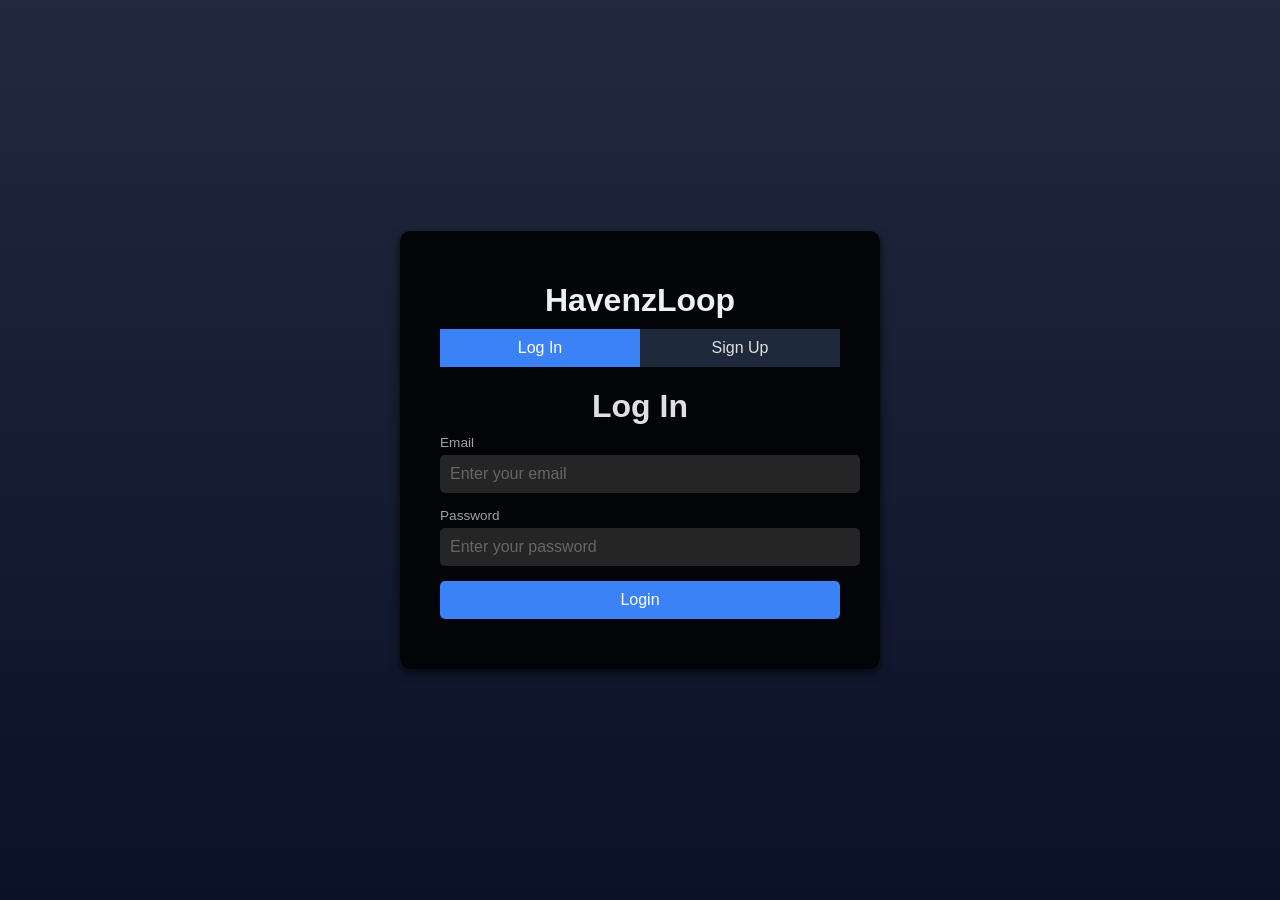
<file: index.html>
<!DOCTYPE html>
<html lang="en">
<head>
  <meta charset="UTF-8">
  <meta name="viewport" content="width=device-width, initial-scale=1.0">
  <title>Disaster Locator Login/Sign-Up</title>
  <link rel="stylesheet" href="style.css">
</head>
<body>
  <!-- Thunderstorm and Rain Effects -->
  <div class="storm">
    <div class="lightning" id="lightning1"></div>
    <div class="lightning" id="lightning2"></div>
    <div class="rain"></div>
  </div>

  <!-- Login/Sign-Up Container -->
  <div class="login-container">
    <div class="login-box">
        <h1 style="color: rgb(238, 240, 241);">HavenzLoop</h1>
      <div class="toggle-buttons">
        <button id="loginToggle" class="toggle-button active">Log In</button>
        <button id="signUpToggle" class="toggle-button">Sign Up</button>
      </div>

      <!-- Log In Form -->
      <form id="loginForm" class="form active">
        <h1>Log In</h1>
        <div class="form-group">
          <label for="email">Email</label>
          <input type="email" id="email" placeholder="Enter your email" required>
        </div>
        <div class="form-group">
          <label for="password">Password</label>
          <input type="password" id="password" placeholder="Enter your password" required>
        </div>
        <button type="submit" class="login-button">Login</button>
        <div id="loginMessage" class="message"></div>
        
      </form>

      <!-- Sign Up Form -->
      <form id="signUpForm" class="form">
        <h1>Sign Up</h1>
        <div class="form-group">
          <label for="newEmail">Email</label>
          <input type="email" id="newEmail" placeholder="Enter your email" required>
        </div>
        <div class="form-group">
          <label for="newPassword">Password</label>
          <input type="password" id="newPassword" placeholder="Create a password" required>
        </div>
        <div class="form-group">
          <label for="confirmPassword">Confirm Password</label>
          <input type="password" id="confirmPassword" placeholder="Confirm your password" required>
        </div>
        <button type="submit" class="login-button">Sign Up</button>
        <div id="signUpMessage" class="message"></div>
      </form>
    </div>
  </div>
  <script src="scprit.js"></script>
</body>
</html>
</file>
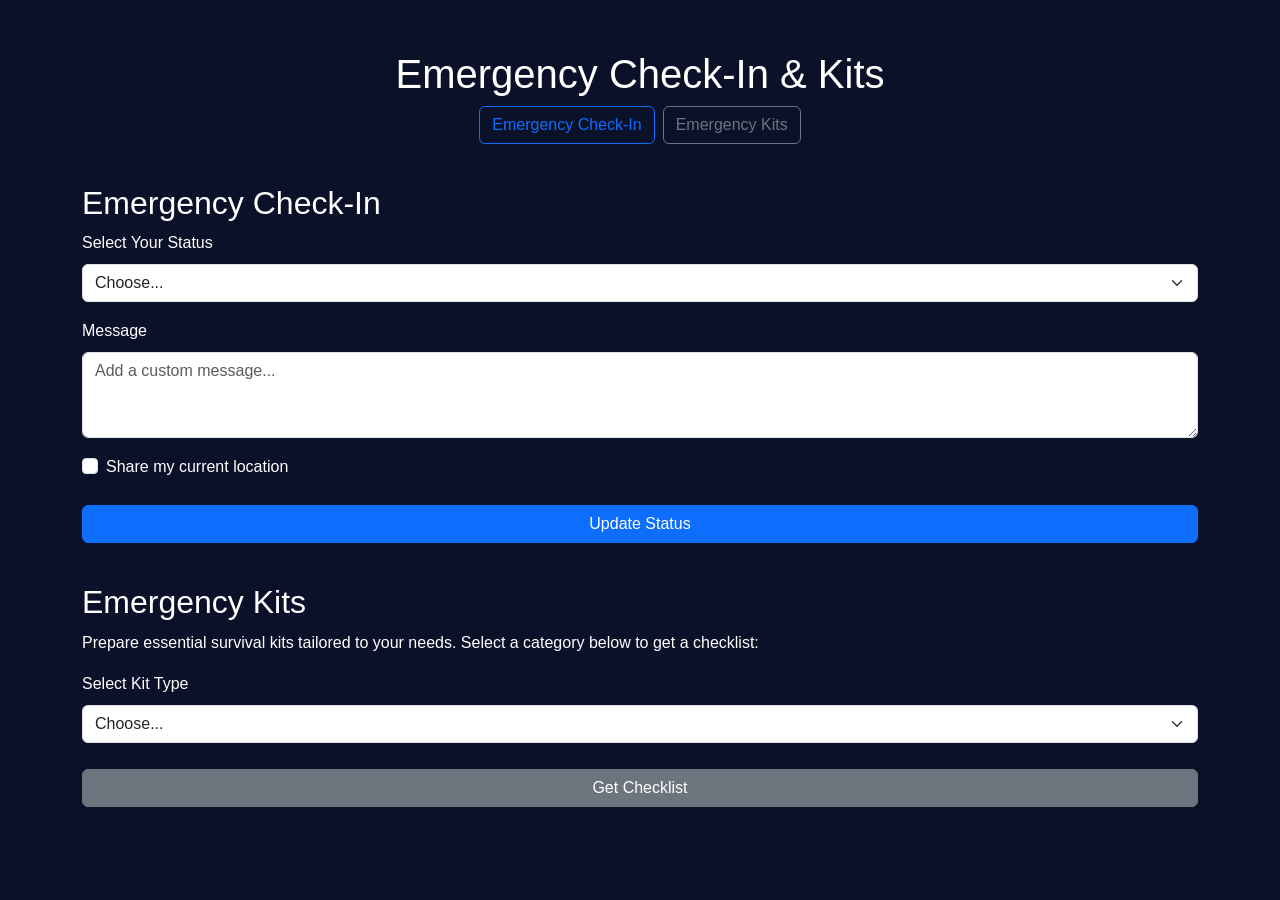
<file: emergency.html>
<!DOCTYPE html>
<html lang="en">
<head>
    <meta charset="UTF-8">
    <meta name="viewport" content="width=device-width, initial-scale=1.0">
    <title>Emergency Check-In & Kits</title>
    <link href="https://cdn.jsdelivr.net/npm/bootstrap@5.3.0-alpha1/dist/css/bootstrap.min.css" rel="stylesheet">
    <style>
        body {
            margin: 0;
            font-family: 'Arial', sans-serif;
            color: white;
            background-color: #0a1128;
            line-height: 1.6;
        }
        .container {
            margin-top: 50px;
        }
        .status-button, .kit-button {
            width: 100%;
            margin-top: 10px;
        }
        .section {
            margin-top: 40px;
        }
    </style>
</head>
<body>
    <div class="container">
        <h1 class="text-center">Emergency Check-In & Kits</h1>

        <!-- Navigation Buttons -->
        <div class="d-flex justify-content-center mb-4">
            <button class="btn btn-outline-primary me-2" onclick="scrollToSection('checkin-section')">Emergency Check-In</button>
            <button class="btn btn-outline-secondary" onclick="scrollToSection('kits-section')">Emergency Kits</button>
        </div>

        <!-- Emergency Check-In Section -->
        <div class="section" id="checkin-section">
            <h2>Emergency Check-In</h2>
            <form id="checkInForm">
                <div class="mb-3">
                    <label for="status" class="form-label">Select Your Status</label>
                    <select class="form-select" id="status" name="status" required>
                        <option value="">Choose...</option>
                        <option value="safe">Safe</option>
                        <option value="needs_help">Needs Help</option>
                        <option value="unreachable">Unreachable</option>
                    </select>
                </div>

                <div class="mb-3">
                    <label for="message" class="form-label">Message</label>
                    <textarea class="form-control" id="message" name="message" rows="3" placeholder="Add a custom message..."></textarea>
                </div>

                <div class="mb-3">
                    <div class="form-check">
                        <input class="form-check-input" type="checkbox" id="shareLocation" name="shareLocation">
                        <label class="form-check-label" for="shareLocation">Share my current location</label>
                    </div>
                </div>

                <button type="submit" class="btn btn-primary status-button">Update Status</button>
            </form>

            <div id="responseMessage" class="alert mt-4 d-none" role="alert"></div>
        </div>

        <!-- Emergency Kits Section -->
        <div class="section" id="kits-section">
            <h2>Emergency Kits</h2>
            <p>Prepare essential survival kits tailored to your needs. Select a category below to get a checklist:</p>

            <form id="kitForm">
                <div class="mb-3">
                    <label for="kitType" class="form-label">Select Kit Type</label>
                    <select class="form-select" id="kitType" name="kitType" required>
                        <option value="">Choose...</option>
                        <option value="basic">Basic Survival Kit</option>
                        <option value="medical">Medical Kit</option>
                        <option value="family">Family Emergency Kit</option>
                        <option value="pet">Pet Emergency Kit</option>
                    </select>
                </div>

                <button type="button" class="btn btn-secondary kit-button" onclick="generateChecklist()">Get Checklist</button>
            </form>

            <div id="kitChecklist" class="mt-4 d-none">
                <h4>Checklist:</h4>
                <ul id="checklistItems" class="list-group"></ul>
            </div>
        </div>
    </div>

    <script>
        function scrollToSection(sectionId) {
            const section = document.getElementById(sectionId);
            section.scrollIntoView({ behavior: 'smooth' });
        }

        document.getElementById('checkInForm').addEventListener('submit', function(event) {
            event.preventDefault();
            const status = document.getElementById('status').value;
            const message = document.getElementById('message').value;
            const shareLocation = document.getElementById('shareLocation').checked;

            // Simulating a form submission
            const responseMessage = document.getElementById('responseMessage');
            responseMessage.classList.remove('d-none', 'alert-success', 'alert-danger');

            if (status) {
                responseMessage.textContent = `Status updated successfully: ${status}.` + (shareLocation ? " Location shared." : "");
                responseMessage.classList.add('alert-success');
            } else {
                responseMessage.textContent = "Please select a status.";
                responseMessage.classList.add('alert-danger');
            }
        });

        function generateChecklist() {
            const kitType = document.getElementById('kitType').value;
            const checklistItems = document.getElementById('checklistItems');
            const kitChecklist = document.getElementById('kitChecklist');

            checklistItems.innerHTML = '';

            if (kitType) {
                kitChecklist.classList.remove('d-none');
                let items = [];

                switch (kitType) {
                    case 'basic':
                        items = ["Water (1 gallon per person per day)", "Non-perishable food", "Flashlight and extra batteries", "First aid kit", "Whistle", "Dust masks", "Plastic sheeting and duct tape"];
                        break;
                    case 'medical':
                        items = ["Bandages", "Antiseptic wipes", "Thermometer", "Prescription medications", "Pain relievers", "Tweezers", "Gloves"];
                        break;
                    case 'family':
                        items = ["Family contact information", "Extra clothing", "Blankets", "Games/toys for children", "Important documents (copies)", "Portable phone chargers"];
                        break;
                    case 'pet':
                        items = ["Pet food", "Collar and leash", "Pet medications", "Pet ID", "Waste bags", "Comfort items for pets"];
                        break;
                }

                items.forEach(item => {
                    const li = document.createElement('li');
                    li.textContent = item;
                    li.classList.add('list-group-item');
                    checklistItems.appendChild(li);
                });
            } else {
                kitChecklist.classList.add('d-none');
                alert('Please select a kit type.');
            }
        }
    </script>
</body>
</html>
</file>
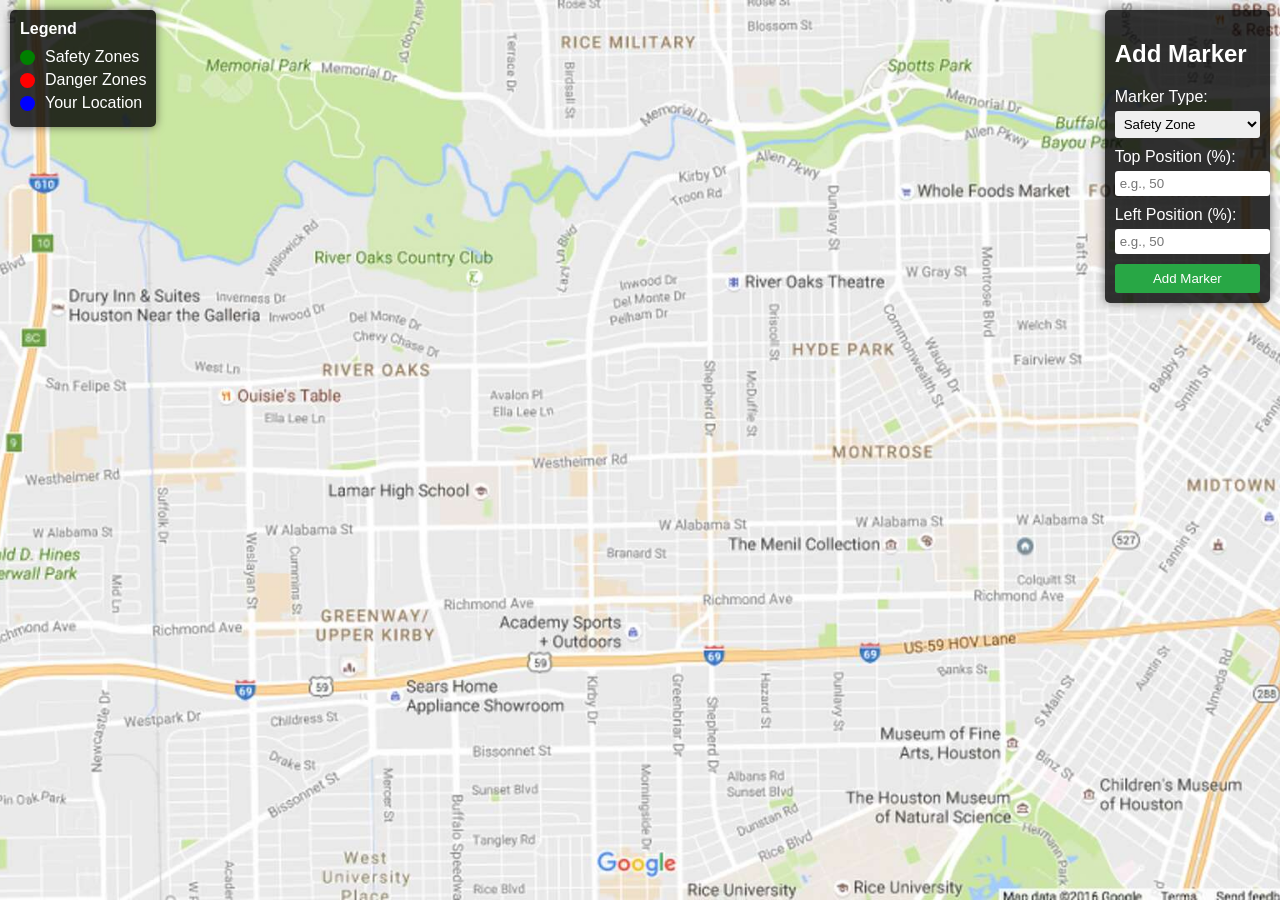
<file: guide.html>
<!DOCTYPE html>
<html lang="en">
<head>
    <meta charset="UTF-8">
    <meta name="viewport" content="width=device-width, initial-scale=1.0">
    <title>Disaster Location Map</title>
    <style>
        body {
            font-family: Arial, sans-serif;
            margin: 0;
            padding: 0;
            background-color: #121212;
            color: white;
        }

        #map {
    height: 100vh;
    width: 100%;
    position: relative;
    background-image: url('map3.jpg');
    background-size: cover;
    background-position: center;
}


        .legend {
            position: absolute;
            top: 10px;
            left: 10px;
            background: rgba(0, 0, 0, 0.8);
            padding: 10px;
            border-radius: 5px;
            box-shadow: 0 0 10px rgba(0, 0, 0, 0.5);
        }

        .legend h2 {
            margin: 0 0 10px 0;
            font-size: 16px;
        }

        .legend ul {
            list-style: none;
            padding: 0;
            margin: 0;
        }

        .legend li {
            display: flex;
            align-items: center;
            margin-bottom: 5px;
        }

        .legend span {
            display: inline-block;
            width: 15px;
            height: 15px;
            margin-right: 10px;
            border-radius: 50%;
        }

        .safe {
            background: green;
        }

        .danger {
            background: red;
        }

        .your-location {
            background: blue;
        }

        .controls {
            position: absolute;
            top: 10px;
            right: 10px;
            background: rgba(0, 0, 0, 0.8);
            padding: 10px;
            border-radius: 5px;
            box-shadow: 0 0 10px rgba(0, 0, 0, 0.5);
            color: white;
        }

        .controls label {
            display: block;
            margin-bottom: 5px;
        }

        .controls input, .controls select {
            margin-bottom: 10px;
            width: 100%;
            padding: 5px;
            border-radius: 3px;
            border: none;
        }

        .controls button {
            width: 100%;
            padding: 7px;
            background-color: #28a745;
            color: white;
            border: none;
            border-radius: 3px;
            cursor: pointer;
        }

        .controls button:hover {
            background-color: #218838;
        }

        .marker-circle {
            position: absolute;
            border: 2px solid rgba(0, 0, 255, 0.5); /* Light blue border */
            border-radius: 50%;
            width: 100px; /* Adjust this to set the size of the border circle */
            height: 100px; /* Adjust this to set the size of the border circle */
            z-index: 0; /* Ensure it is behind the marker */
        }
        .marker-circle:hover {
            position: fixed;
            width: 150px; /* Adjust this to set the size of the border circle */
            height: 150px; /* Adjust this to set the size of the border circle */
            z-index: 0; /* Ensure it is behind the marker */
        }

        .zone-number {
            position: absolute;
            top: -25px;
            left: -15px;
            background-color: rgba(0, 0, 0, 0.7);
            color: white;
            padding: 5px;
            border-radius: 3px;
            font-size: 12px;
            z-index: 1; /* Ensure it appears on top of the circle */
            display: none; /* Hide by default */
        }

        .marker-circle:hover .zone-number {
            display: block;
        }
    </style>
</head>
<body>
    <div id="map"></div>

    <div class="legend">
        <h2>Legend</h2>
        <ul>
            <li><span class="safe"></span> Safety Zones</li>
            <li><span class="danger"></span> Danger Zones</li>
            <li><span class="your-location"></span> Your Location</li>
        </ul>
    </div>

    <div class="controls">
        <h2>Add Marker</h2>
        <label for="type">Marker Type:</label>
        <select id="type">
            <option value="safe">Safety Zone</option>
            <option value="danger">Danger Zone</option>
            <option value="your-location">Your Location</option>
        </select>
        <label for="top">Top Position (%):</label>
        <input type="number" id="top" min="0" max="100" placeholder="e.g., 50">
        <label for="left">Left Position (%):</label>
        <input type="number" id="left" min="0" max="100" placeholder="e.g., 50">
        <button id="addMarker">Add Marker</button>
    </div>
    <script>
        let zoneCounter = 0;
        const map = document.getElementById('map');
        const addMarkerButton = document.getElementById('addMarker');
    
        addMarkerButton.addEventListener('click', () => {
            const type = document.getElementById('type').value;
            const top = document.getElementById('top').value;
            const left = document.getElementById('left').value;
    
            if (top && left) {
                zoneCounter++;
    
                const markerCircle = document.createElement('div');
                markerCircle.classList.add('marker-circle');
                markerCircle.style.top = `${top}%`;
                markerCircle.style.left = `${left}%`;
                markerCircle.style.position = 'absolute';
    
                // Set the background color based on the marker type
                if (type === 'safe') {
                    markerCircle.style.backgroundColor = 'rgba(0, 255, 0, 0.2)'; // Light green
                    markerCircle.style.borderColor = 'rgba(0, 255, 0, 0.5)';
                } else if (type === 'danger') {
                    markerCircle.style.backgroundColor = 'rgba(255, 0, 0, 0.2)'; // Light red
                    markerCircle.style.borderColor = 'rgba(255, 0, 0, 0.5)';
                }
    
                const zoneNumber = document.createElement('div');
                zoneNumber.classList.add('zone-number');
                zoneNumber.innerText = zoneCounter;
    
                markerCircle.appendChild(zoneNumber);
                map.appendChild(markerCircle);
            } else {
                alert('Please enter valid top and left positions.');
            }
        });
    </script>
    
  
</body>
</html>
</file>
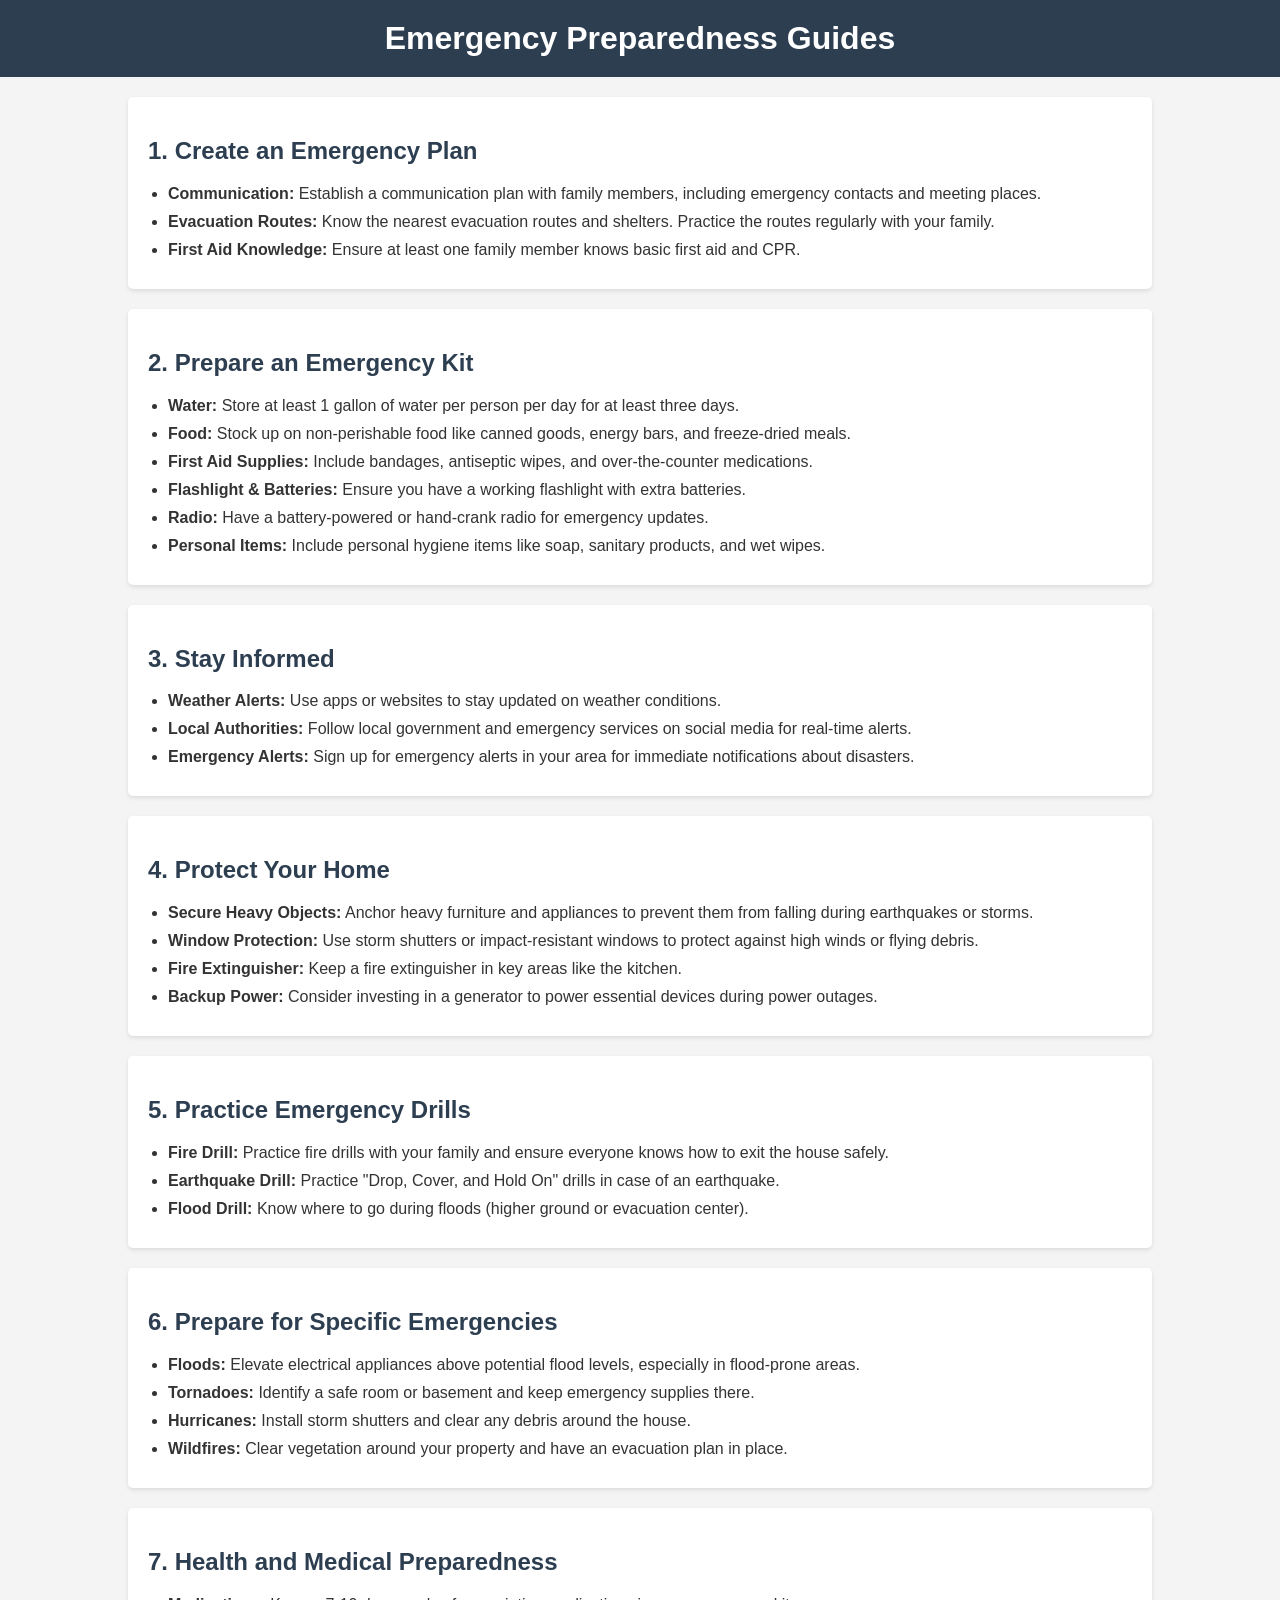
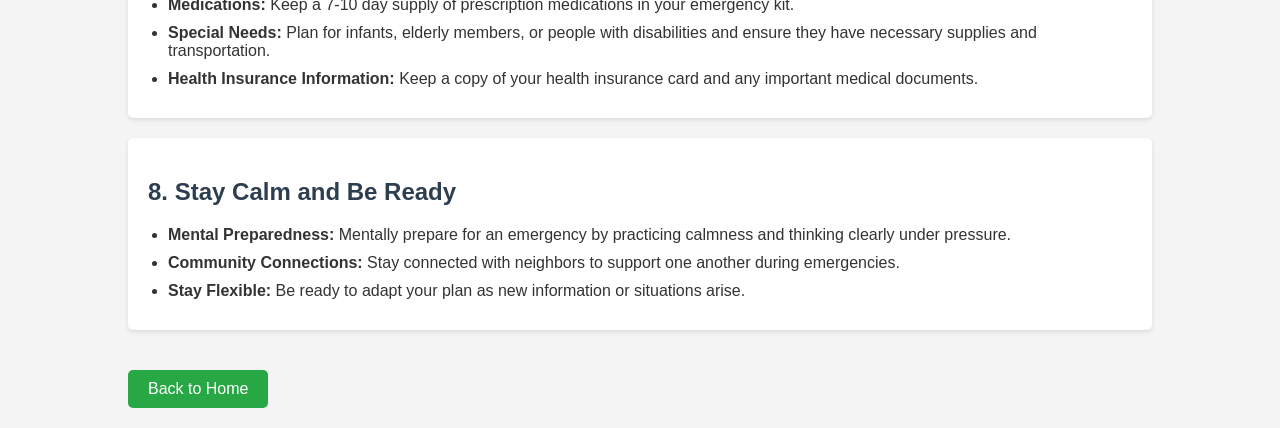
<file: prepare.html>
<!DOCTYPE html>
<html lang="en">
<head>
    <meta charset="UTF-8">
    <meta name="viewport" content="width=device-width, initial-scale=1.0">
    <title>Preparedness Guide</title>
    <style>
        body {
            font-family: Arial, sans-serif;
            background-color: #f4f4f4;
            margin: 0;
            padding: 0;
            color: #333;
        }
        header {
            background-color: #2c3e50;
            color: white;
            text-align: center;
            padding: 20px;
        }
        header h1 {
            margin: 0;
        }
        .container {
            width: 80%;
            margin: 20px auto;
        }
        .section {
            background-color: #ffffff;
            padding: 20px;
            margin-bottom: 20px;
            border-radius: 5px;
            box-shadow: 0 2px 4px rgba(0, 0, 0, 0.1);
        }
        .section h2 {
            color: #2c3e50;
        }
        ul {
            margin: 0;
            padding: 0 20px;
        }
        li {
            margin-bottom: 10px;
        }
        .btn {
            display: inline-block;
            padding: 10px 20px;
            background-color: #28a745;
            color: white;
            text-decoration: none;
            border-radius: 5px;
            margin-top: 20px;
        }
        .btn:hover {
            background-color: #218838;
        }
    </style>
</head>
<body>

<header>
    <h1>Emergency Preparedness Guides</h1>
</header>

<div class="container">
    <div class="section">
        <h2>1. Create an Emergency Plan</h2>
        <ul>
            <li><strong>Communication:</strong> Establish a communication plan with family members, including emergency contacts and meeting places.</li>
            <li><strong>Evacuation Routes:</strong> Know the nearest evacuation routes and shelters. Practice the routes regularly with your family.</li>
            <li><strong>First Aid Knowledge:</strong> Ensure at least one family member knows basic first aid and CPR.</li>
        </ul>
    </div>

    <div class="section">
        <h2>2. Prepare an Emergency Kit</h2>
        <ul>
            <li><strong>Water:</strong> Store at least 1 gallon of water per person per day for at least three days.</li>
            <li><strong>Food:</strong> Stock up on non-perishable food like canned goods, energy bars, and freeze-dried meals.</li>
            <li><strong>First Aid Supplies:</strong> Include bandages, antiseptic wipes, and over-the-counter medications.</li>
            <li><strong>Flashlight & Batteries:</strong> Ensure you have a working flashlight with extra batteries.</li>
            <li><strong>Radio:</strong> Have a battery-powered or hand-crank radio for emergency updates.</li>
            <li><strong>Personal Items:</strong> Include personal hygiene items like soap, sanitary products, and wet wipes.</li>
        </ul>
    </div>

    <div class="section">
        <h2>3. Stay Informed</h2>
        <ul>
            <li><strong>Weather Alerts:</strong> Use apps or websites to stay updated on weather conditions.</li>
            <li><strong>Local Authorities:</strong> Follow local government and emergency services on social media for real-time alerts.</li>
            <li><strong>Emergency Alerts:</strong> Sign up for emergency alerts in your area for immediate notifications about disasters.</li>
        </ul>
    </div>

    <div class="section">
        <h2>4. Protect Your Home</h2>
        <ul>
            <li><strong>Secure Heavy Objects:</strong> Anchor heavy furniture and appliances to prevent them from falling during earthquakes or storms.</li>
            <li><strong>Window Protection:</strong> Use storm shutters or impact-resistant windows to protect against high winds or flying debris.</li>
            <li><strong>Fire Extinguisher:</strong> Keep a fire extinguisher in key areas like the kitchen.</li>
            <li><strong>Backup Power:</strong> Consider investing in a generator to power essential devices during power outages.</li>
        </ul>
    </div>

    <div class="section">
        <h2>5. Practice Emergency Drills</h2>
        <ul>
            <li><strong>Fire Drill:</strong> Practice fire drills with your family and ensure everyone knows how to exit the house safely.</li>
            <li><strong>Earthquake Drill:</strong> Practice "Drop, Cover, and Hold On" drills in case of an earthquake.</li>
            <li><strong>Flood Drill:</strong> Know where to go during floods (higher ground or evacuation center).</li>
        </ul>
    </div>

    <div class="section">
        <h2>6. Prepare for Specific Emergencies</h2>
        <ul>
            <li><strong>Floods:</strong> Elevate electrical appliances above potential flood levels, especially in flood-prone areas.</li>
            <li><strong>Tornadoes:</strong> Identify a safe room or basement and keep emergency supplies there.</li>
            <li><strong>Hurricanes:</strong> Install storm shutters and clear any debris around the house.</li>
            <li><strong>Wildfires:</strong> Clear vegetation around your property and have an evacuation plan in place.</li>
        </ul>
    </div>

    <div class="section">
        <h2>7. Health and Medical Preparedness</h2>
        <ul>
            <li><strong>Medications:</strong> Keep a 7-10 day supply of prescription medications in your emergency kit.</li>
            <li><strong>Special Needs:</strong> Plan for infants, elderly members, or people with disabilities and ensure they have necessary supplies and transportation.</li>
            <li><strong>Health Insurance Information:</strong> Keep a copy of your health insurance card and any important medical documents.</li>
        </ul>
    </div>

    <div class="section">
        <h2>8. Stay Calm and Be Ready</h2>
        <ul>
            <li><strong>Mental Preparedness:</strong> Mentally prepare for an emergency by practicing calmness and thinking clearly under pressure.</li>
            <li><strong>Community Connections:</strong> Stay connected with neighbors to support one another during emergencies.</li>
            <li><strong>Stay Flexible:</strong> Be ready to adapt your plan as new information or situations arise.</li>
        </ul>
    </div>

    <a href="index.html" class="btn">Back to Home</a>
</div>

</body>
</html>
</file>
<file: style.css>
/* General Styles */
body {
    margin: 0;
    font-family: 'Arial', sans-serif;
    background-color: #0a1128;
    overflow: hidden;
    height: 100vh;
    display: flex;
    justify-content: center;
    align-items: center;
    color: white;
  }
  
  /* Thunderstorm Container */
  .storm {
    position: absolute;
    width: 100%;
    height: 100%;
    z-index: -1;
    overflow: hidden;
  }
  
  /* Lightning Effects */
  .lightning {
    position: absolute;
    width: 100%;
    height: 100%;
    background: rgba(255, 255, 255, 0.8);
    top: 0;
    left: 0;
    opacity: 0;
    z-index: 1;
  }
  
  #lightning1 {
    animation: lightningFlash 5s linear infinite 1s;
  }
  
  #lightning2 {
    animation: lightningFlash 5s linear infinite 3s;
  }
  
  @keyframes lightningFlash {
    0%, 90%, 100% {
      opacity: 0;
    }
    50% {
      opacity: 1;
    }
  }
  
  /* Rain Effects */
  .rain {
    position: absolute;
    width: 100%;
    height: 100%;
    background-image: linear-gradient(rgba(255, 255, 255, 0.1), rgba(255, 255, 255, 0));
    background-size: 2px 100%;
    animation: rainFall 1s linear infinite;
  }
  
  @keyframes rainFall {
    0% {
      background-position: 0 -100%;
    }
    100% {
      background-position: 0 100%;
    }
  }
  
  /* Login Box */
  .login-container {
    display: flex;
    justify-content: center;
    align-items: center;
    width: 100%;
  }
  
  .login-box {
    background: rgba(0, 0, 0, 0.85);
    padding: 30px 40px;
    border-radius: 10px;
    box-shadow: 0 4px 10px rgba(0, 0, 0, 0.7);
    text-align: center;
    width: 90%;
    max-width: 400px;
  }
  
  h1 {
    font-size: 2rem;
    margin-bottom: 10px;
    color: #e0e0e0;
  }
  
  p {
    color: #b0b0b0;
    font-size: 0.9rem;
    margin-bottom: 20px;
  }
  
  /* Form */
  .form-group {
    margin-bottom: 15px;
    text-align: left;
  }
  
  label {
    display: block;
    font-size: 0.85rem;
    margin-bottom: 5px;
    color: #a0a0a0;
  }
  
  input {
    width: 100%;
    padding: 10px;
    border-radius: 5px;
    border: none;
    background-color: #252525;
    color: #e0e0e0;
    font-size: 1rem;
  }
  
  input::placeholder {
    color: #666;
  }
  
  input:focus {
    outline: 2px solid #3b82f6;
    background-color: #303030;
  }
  
  /* Button */
  .login-button {
    width: 100%;
    padding: 10px;
    background-color: #3b82f6;
    color: white;
    border: none;
    border-radius: 5px;
    font-size: 1rem;
    cursor: pointer;
    transition: background-color 0.3s, transform 0.2s;
  }
  
  .login-button:hover {
    background-color: #2563eb;
    transform: scale(1.05);
  }
  
  /* Message Box */
  .message {
    margin-top: 20px;
    font-size: 0.9rem;
    color: #f87171;
  }
  
  /* Responsive */
  @media (max-width: 600px) {
    .login-box {
      padding: 20px;
    }
  }
  /* Toggle Buttons */
.toggle-buttons {
    display: flex;
    justify-content: center;
    margin-bottom: 20px;
  }
  
  .toggle-button {
    flex: 1;
    padding: 10px;
    background-color: #1e293b;
    color: #e0e0e0;
    border: none;
    cursor: pointer;
    font-size: 1rem;
    transition: background-color 0.3s;
  }
  
  .toggle-button.active {
    background-color: #3b82f6;
    color: white;
  }
  
  .toggle-button:hover {
    background-color: #2563eb;
  }
  
  /* Hide inactive forms */
  .form {
    display: none;
    animation: fadeIn 0.3s;
  }
  
  .form.active {
    display: block;
  }
  
  /* Fade-In Animation */
  @keyframes fadeIn {
    from {
      opacity: 0;
    }
    to {
      opacity: 1;
    }
  }
</file>
